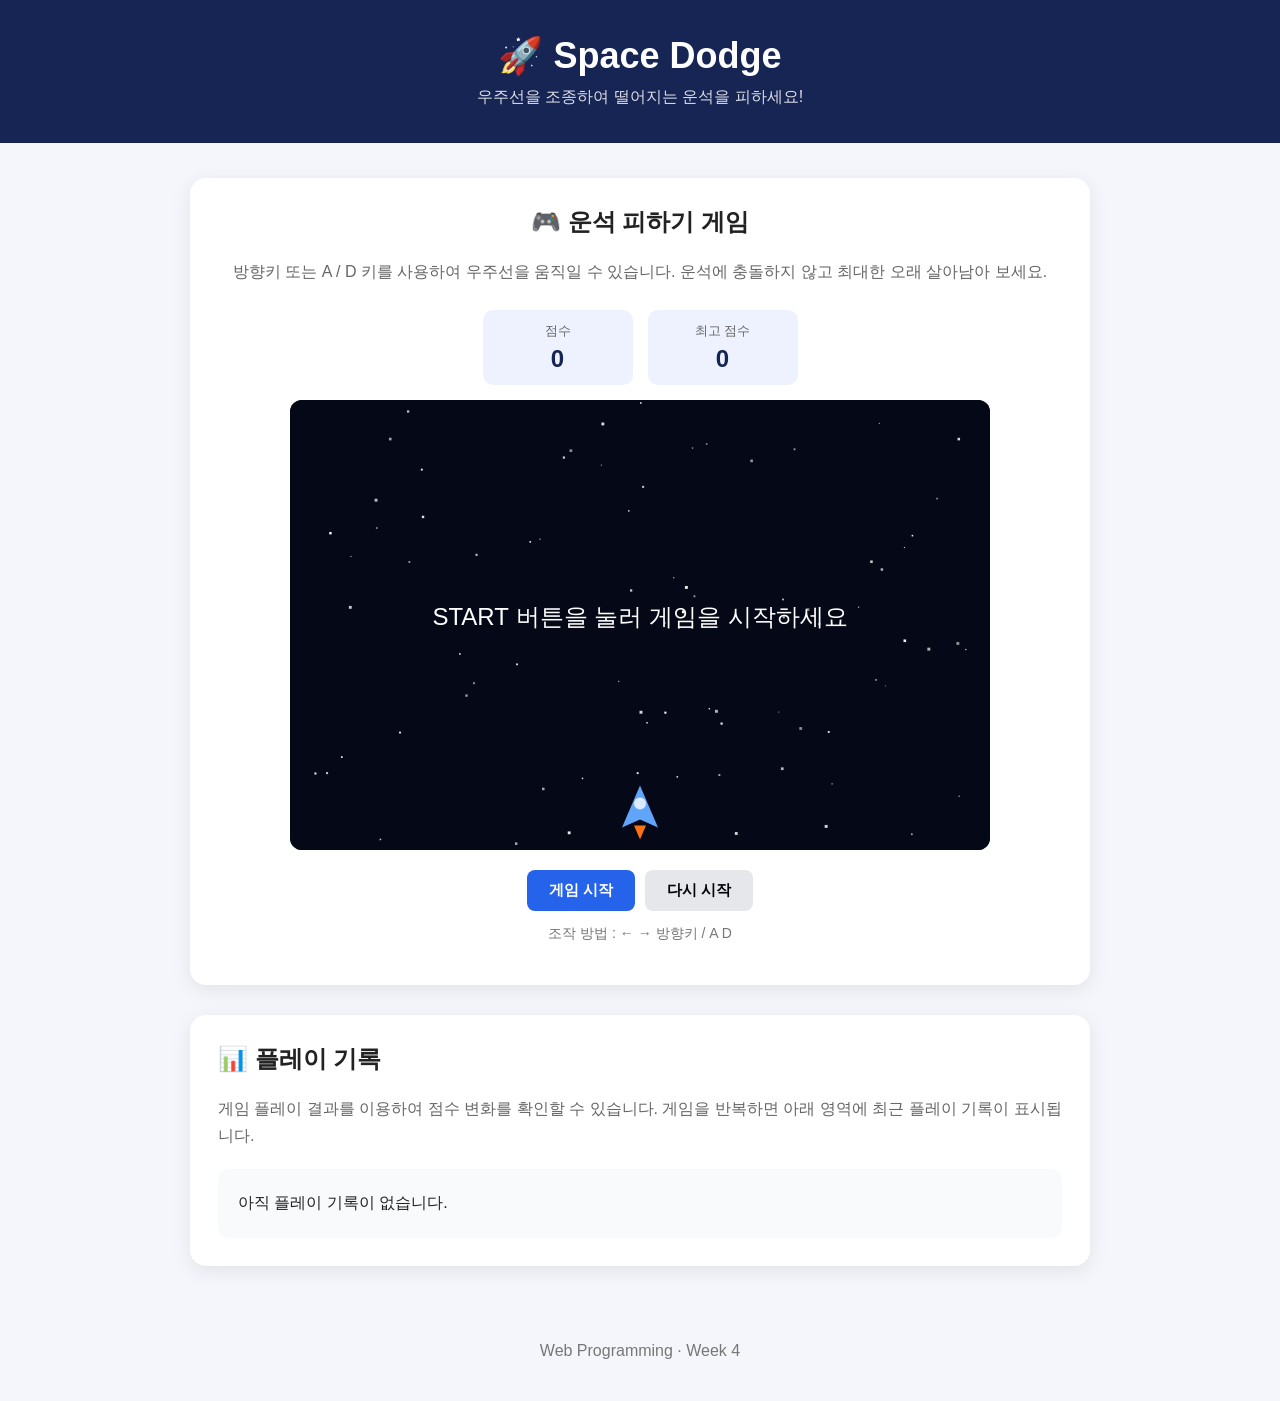
<file: week4/index.html>
<!DOCTYPE html>
<html lang="ko">
<head>
 <meta charset="UTF-8">
 <meta name="viewport" content="width=device-width, initial-scale=1.0">

 <title>Week 4 - Space Dodge</title>

 <link rel="stylesheet" href="style.css">
</head>

<body>

<header>
 <h1>🚀 Space Dodge</h1>
 <p>우주선을 조종하여 떨어지는 운석을 피하세요!</p >
</header>

<main>

 <section class="game-section">

   <div class="section-title">
     <h2>🎮 운석 피하기 게임</h2>
     <p>
       방향키 또는 A / D 키를 사용하여 우주선을 움직일 수 있습니다.
       운석에 충돌하지 않고 최대한 오래 살아남아 보세요.
     </p >
   </div>

   <div class="game-info">

     <div class="info-box">
       <span>점수</span>
       <strong id="score">0</strong>
     </div>

     <div class="info-box">
       <span>최고 점수</span>
       <strong id="bestScore">0</strong>
     </div>

   </div>

   <canvas id="gameCanvas" width="700" height="450"></canvas>

   <div class="game-buttons">
     <button id="startBtn">게임 시작</button>
     <button id="resetBtn">다시 시작</button>
   </div>

   <p class="control">
     조작 방법 : ← → 방향키 / A D
   </p >

 </section>


 <section class="report-section">

   <h2>📊 플레이 기록</h2>

   <p>
     게임 플레이 결과를 이용하여 점수 변화를 확인할 수 있습니다.
     게임을 반복하면 아래 영역에 최근 플레이 기록이 표시됩니다.
   </p >

   <div id="history">
     아직 플레이 기록이 없습니다.
   </div>

 </section>

</main>


<footer>
 <p>Web Programming · Week 4</p >
</footer>


<script src="game.js"></script>

</body>
</html>
</file>
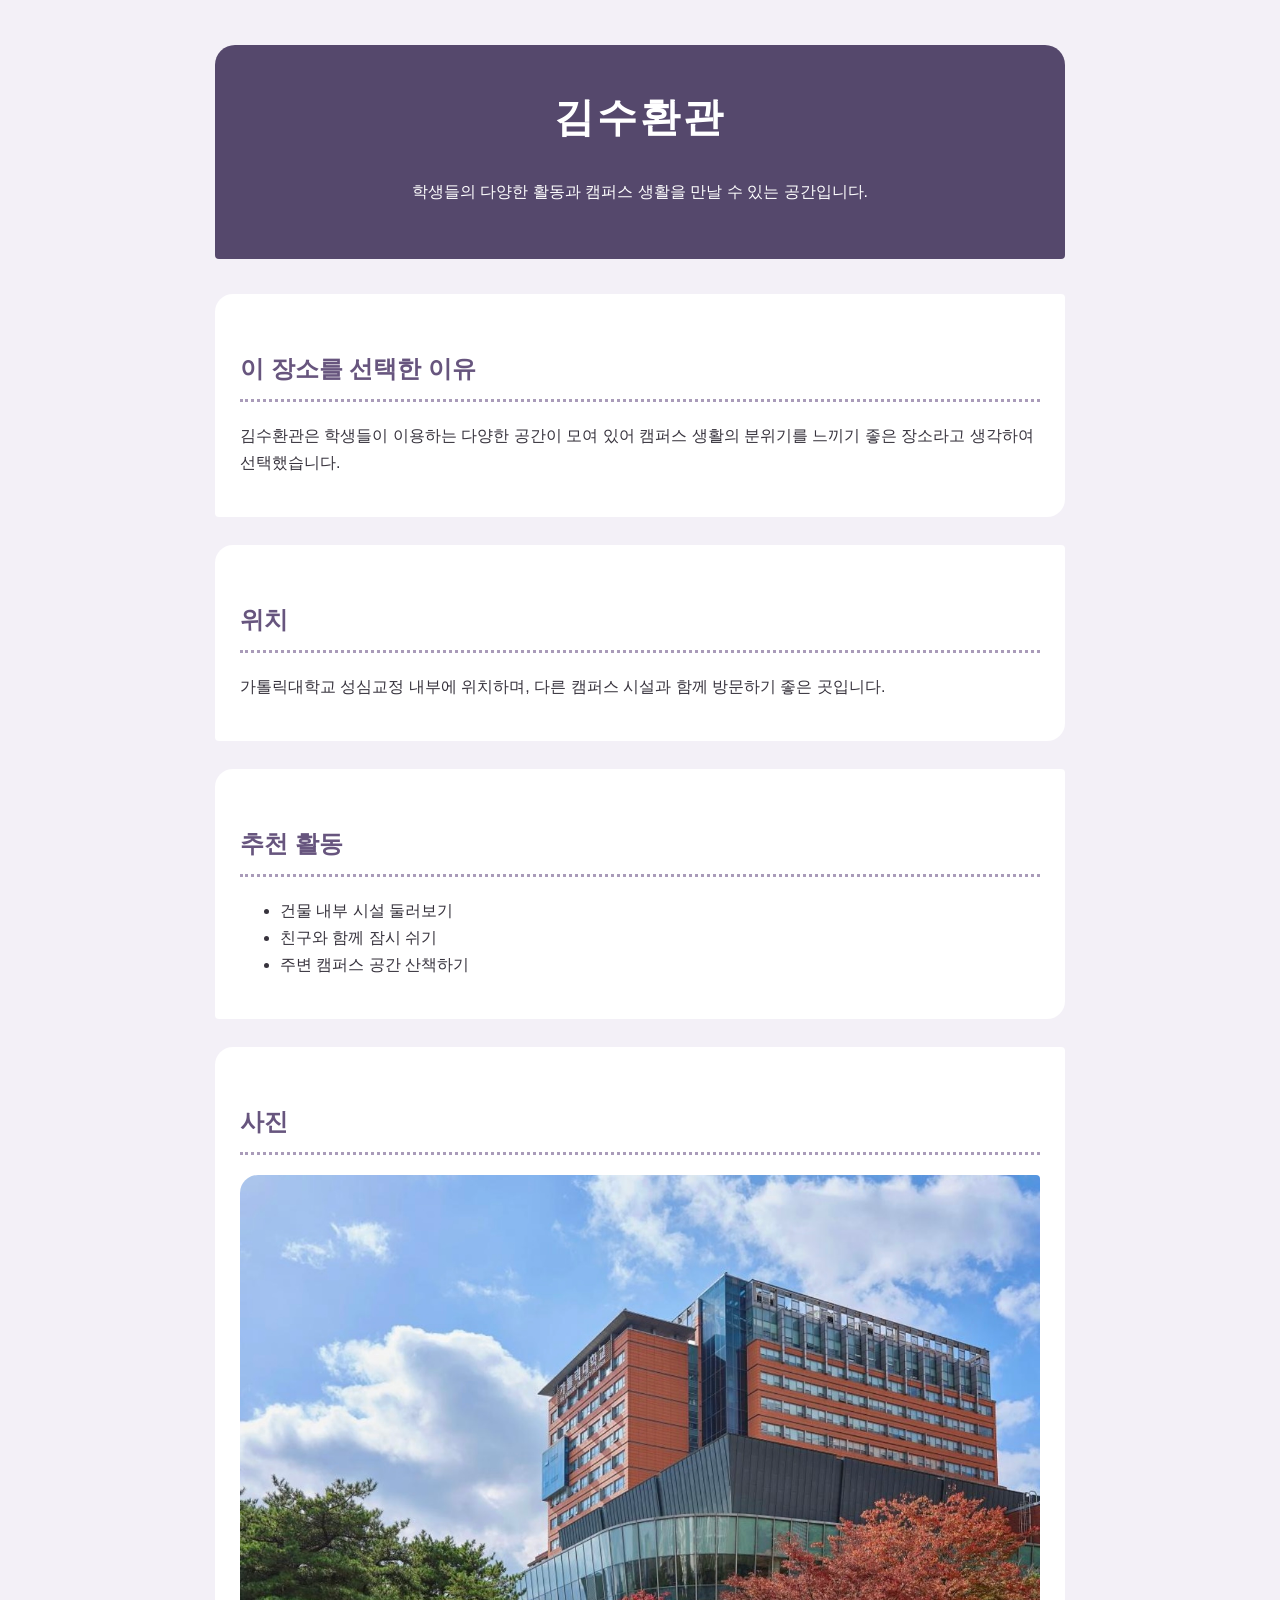
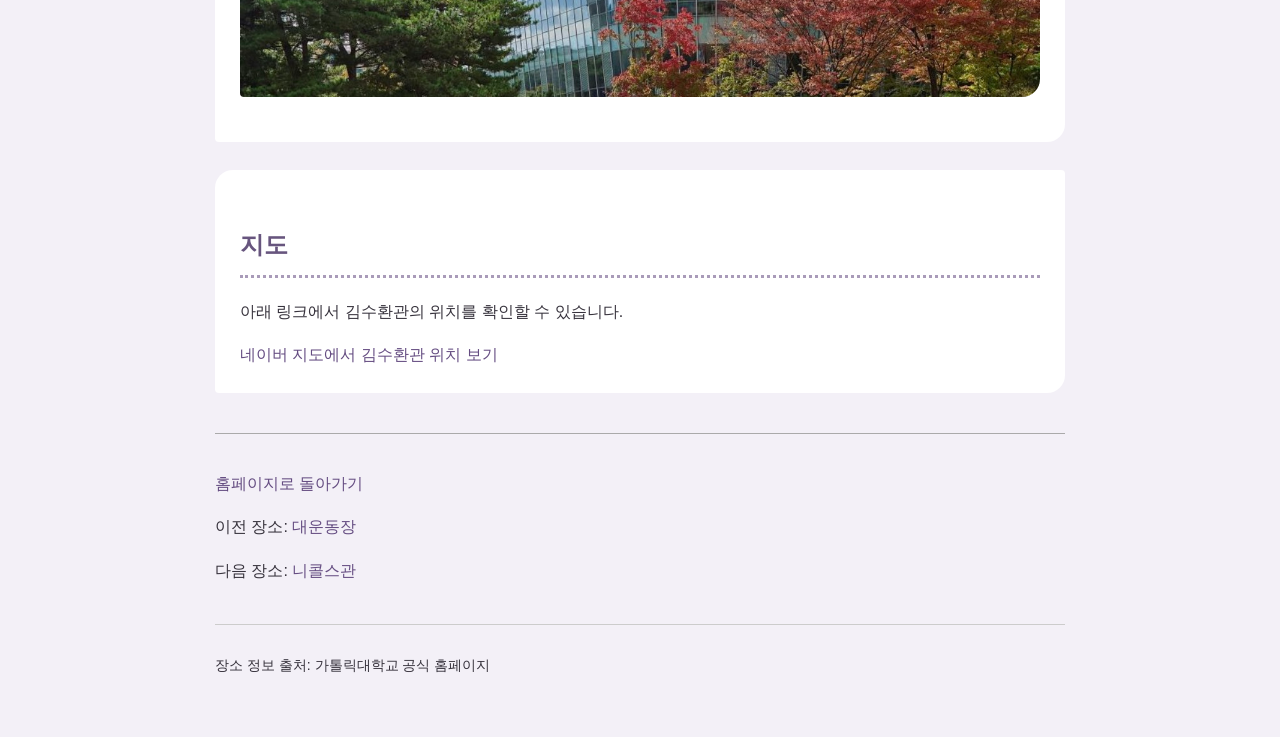
<file: place3.html>
<!DOCTYPE html>
<html lang="ko">

<head>
    <meta charset="UTF-8">
    <meta name="viewport" content="width=device-width, initial-scale=1.0">

    <title>김수환관 - 캠퍼스에서 찾은 세 가지 공간</title>

    <link rel="stylesheet" href="styles.css">
</head>

<body class="kim-page">

    <header>
        <h1>김수환관</h1>
        <p>학생들의 다양한 활동과 캠퍼스 생활을 만날 수 있는 공간입니다.</p >
    </header>

    <main>

        <section>
            <h2>이 장소를 선택한 이유</h2>

            <p>
                김수환관은 학생들이 이용하는 다양한 공간이 모여 있어
                캠퍼스 생활의 분위기를 느끼기 좋은 장소라고 생각하여
                선택했습니다.
            </p >
        </section>

        <section>
            <h2>위치</h2>

            <p>
                가톨릭대학교 성심교정 내부에 위치하며,
                다른 캠퍼스 시설과 함께 방문하기 좋은 곳입니다.
            </p >
        </section>

        <section>
            <h2>추천 활동</h2>

            <ul>
                <li>건물 내부 시설 둘러보기</li>
                <li>친구와 함께 잠시 쉬기</li>
                <li>주변 캠퍼스 공간 산책하기</li>
            </ul>
        </section>

        <section>
            <h2>사진</h2>

            <img
                src="images/place3.jpg"
                alt="가톨릭대학교 김수환관 모습"
            >
        </section>

       <section>
    <h2>지도</h2>

    <p>
        아래 링크에서 김수환관의 위치를 확인할 수 있습니다.
    </p >

    <a
        href="https://naver.me/5ZTlob2T"
        target="_blank"
        rel="noopener"
    >
        네이버 지도에서 김수환관 위치 보기
    </a >
</section>

    </main>

    <nav>

        <p>
            <a href=" ">홈페이지로 돌아가기</a >
        </p >

        <p>
            이전 장소:
            <a href="place2.html">대운동장</a >
        </p >

        <p>
            다음 장소:
            <a href="place1.html">니콜스관</a >
        </p >

    </nav>

    <footer>
        <p>
            장소 정보 출처: 가톨릭대학교 공식 홈페이지
        </p >
    </footer>

</body>

</html>
</file>
<file: week4/style.css>
* {
 box-sizing: border-box;
}

body {
 margin: 0;
 font-family: Arial, "Noto Sans KR", sans-serif;
 background: #f4f6fb;
 color: #222;
}

header {
 text-align: center;
 padding: 35px 20px;
 background: #172554;
 color: white;
}

header h1 {
 margin: 0 0 10px;
 font-size: 36px;
}

header p {
 margin: 0;
 opacity: 0.85;
}

main {
 width: min(900px, 94%);
 margin: 35px auto;
}

.game-section,
.report-section {
 background: white;
 padding: 28px;
 margin-bottom: 30px;
 border-radius: 16px;
 box-shadow: 0 5px 20px rgba(0,0,0,0.08);
}

.section-title {
 text-align: center;
}

.section-title h2 {
 margin-top: 0;
}

.section-title p {
 color: #666;
 line-height: 1.7;
}

.game-info {
 display: flex;
 justify-content: center;
 gap: 15px;
 margin: 25px 0 15px;
}

.info-box {
 width: 150px;
 padding: 12px;
 background: #eef2ff;
 border-radius: 10px;
 text-align: center;
}

.info-box span {
 display: block;
 font-size: 13px;
 color: #666;
}

.info-box strong {
 display: block;
 margin-top: 5px;
 font-size: 24px;
 color: #172554;
}

canvas {
 display: block;
 width: 100%;
 max-width: 700px;
 height: auto;
 margin: auto;
 background: #050816;
 border-radius: 12px;
}

.game-buttons {
 display: flex;
 justify-content: center;
 gap: 10px;
 margin-top: 20px;
}

button {
 border: none;
 padding: 11px 22px;
 border-radius: 8px;
 cursor: pointer;
 font-size: 15px;
 font-weight: bold;
}

#startBtn {
 background: #2563eb;
 color: white;
}

#resetBtn {
 background: #e5e7eb;
}

button:hover {
 opacity: 0.85;
}

.control {
 text-align: center;
 color: #777;
 font-size: 14px;
}

.report-section h2 {
 margin-top: 0;
}

.report-section p {
 line-height: 1.7;
 color: #666;
}

#history {
 margin-top: 20px;
 padding: 20px;
 background: #f8fafc;
 border-radius: 10px;
 line-height: 1.8;
}

footer {
 text-align: center;
 padding: 25px;
 color: #777;
}


@media (max-width: 600px) {

 header h1 {
   font-size: 28px;
 }

 .game-section,
 .report-section {
   padding: 18px;
 }

 .game-info {
   gap: 8px;
 }

 .info-box {
   width: 120px;

 }

}
</file>
<file: styles.css>
/* =========================
  기본 설정
========================= */

* {
   box-sizing: border-box;
}

body {
   margin: 0;
   padding: 45px 20px;
   font-family: Arial, "Noto Sans KR", sans-serif;
   line-height: 1.7;
}

header,
main,
nav,
footer {
   width: 100%;
   max-width: 850px;
   margin-left: auto;
   margin-right: auto;
}

header {
   margin-bottom: 35px;
}

h1 {
   margin-top: 0;
}

h2 {
   margin-top: 30px;
}

section {
   margin-bottom: 28px;
}

img {
   display: block;
   max-width: 100%;
   height: auto;
   margin: 20px auto;
}

a {
   text-decoration: none;
}

a:hover {
   text-decoration: underline;
}

nav {
   margin-top: 40px;
}

footer {
   margin-top: 40px;
   font-size: 14px;
}


/* =========================
  메인 페이지
  파란색 캠퍼스 가이드 스타일
========================= */

.home-page {
   background-color: #eef6ff;
   color: #25364d;
}

.home-page header {
   background-color: #1769aa;
   color: white;
   padding: 40px 30px;
   border-radius: 12px;
   text-align: center;
}

.home-page h1 {
   font-size: 42px;
   letter-spacing: 2px;
}

.home-page h2 {
   color: #1769aa;
   border-bottom: 3px solid #73a9d8;
   padding-bottom: 8px;
}

.home-page section {
   background-color: white;
   padding: 25px;

   border-radius: 12px;
   border: 1px solid #cbdff0;
}

.home-page img {
   border-radius: 8px;
}

.home-page a {
   color: #0b5b9d;
   font-weight: bold;
}


/* =========================
  니콜스관
  차분한 학술 스타일
========================= */

.nichols-page {
   background-color: #edf1f4;
   color: #303942;
}

.nichols-page header {
   padding: 30px;
   border-left: 8px solid #445d73;
   background-color: #ffffff;
}

.nichols-page h1 {
   color: #344b5e;
   font-size: 38px;
}

.nichols-page h2 {
   color: #445d73;
   border-bottom: 1px solid #8799a8;
   padding-bottom: 7px;
}

.nichols-page section {
   background-color: white;
   padding: 22px 26px;
   border-left: 3px solid #9babb8;
}

.nichols-page img {
   border-radius: 2px;
   border: 5px solid white;
   box-shadow: 0 3px 10px rgba(0, 0, 0, 0.15);
}

.nichols-page a {
   color: #365f7d;
}


/* =========================
  대운동장
  활동적인 스포츠 스타일
========================= */

.stadium-page {
   background-color: #fff4e6;
   color: #382d25;
}

.stadium-page header {
   background-color: #e96b2c;
   color: white;
   padding: 35px 28px;
   border-radius: 4px;
}

.stadium-page h1 {
   font-size: 44px;
   text-transform: uppercase;
}

.stadium-page h2 {
   color: #c6501b;
   border-left: 7px solid #f39a4b;
   padding-left: 12px;
}

.stadium-page section {
   background-color: #ffffff;
   padding: 24px;
   border-radius: 5px;
   box-shadow: 4px 4px 0 #f2c49d;
}

.stadium-page img {
   border-radius: 4px;
}

.stadium-page a {
   color: #bd4918;
   font-weight: bold;
}


/* =========================
  김수환관
  현대적인 건축 스타일
========================= */

.kim-page {
   background-color: #f3f0f7;
   color: #37333d;
}

.kim-page header {
   text-align: center;
   padding: 38px 25px;
   background-color: #55486c;
   color: white;
   border-radius: 20px 20px 4px 4px;
}

.kim-page h1 {
   font-size: 40px;
   letter-spacing: 3px;
}

.kim-page h2 {
   color: #67557e;
   border-bottom: 3px dotted #a99bb9;
   padding-bottom: 9px;
}

.kim-page section {
   background-color: white;
   padding: 25px;

   border-radius: 18px 4px 18px 4px;
}

.kim-page img {
   border-radius: 18px 4px 18px 4px;
}

.kim-page a {
   color: #654d82;
}


/* =========================
  내비게이션 / 하단
========================= */

nav {
   padding-top: 20px;
   border-top: 1px solid #aaaaaa;
}

footer {
   padding-top: 15px;
   border-top: 1px solid #cccccc;
}


/* =========================
  모바일 반응형 디자인
========================= */

@media (max-width: 600px) {

   body {
       padding: 20px 14px;
   }

   header {
       margin-bottom: 22px;
   }

   .home-page h1,
   .nichols-page h1,
   .stadium-page h1,
</file>
